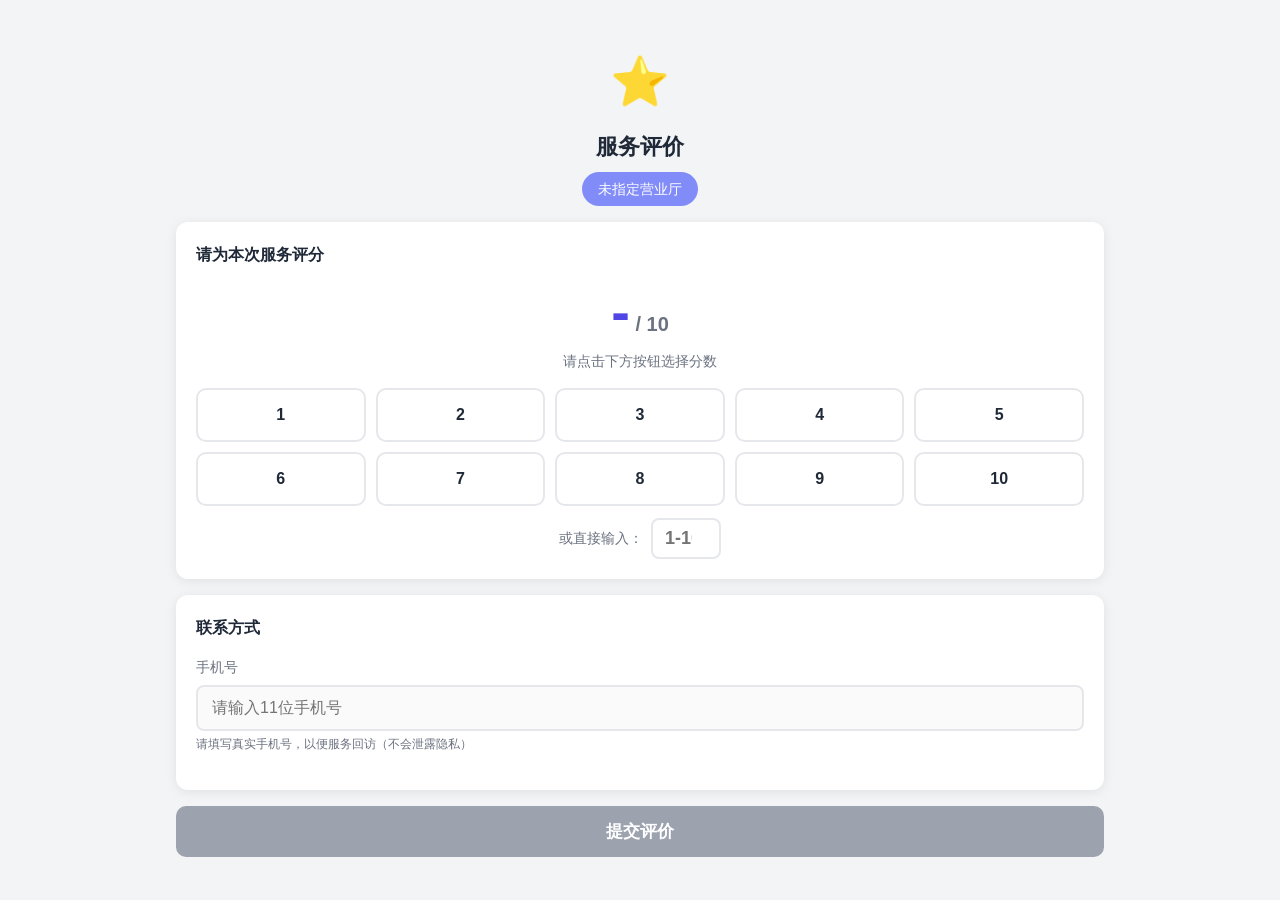
<file: frontend/index.html>
<!DOCTYPE html>
<html lang="zh-CN">
<head>
  <meta charset="UTF-8">
  <meta name="viewport" content="width=device-width, initial-scale=1.0, maximum-scale=1.0, user-scalable=no">
  <meta name="description" content="营业厅服务评价">
  <title>服务评价</title>
  <link rel="stylesheet" href="css/style.css">
</head>
<body>
  <div class="container">
    <!-- 头部区域 -->
    <div class="header">
      <div class="logo">⭐</div>
      <h1>服务评价</h1>
      <div class="outlet-name" id="outletName">加载中...</div>
    </div>

    <!-- 评分区域 -->
    <div class="card">
      <div class="card-title">请为本次服务评分</div>
      <div class="score-section">
        <!-- 当前评分展示 -->
        <div class="score-display" id="scoreDisplay">
          <span id="currentScore">-</span><span class="max"> / 10</span>
        </div>
        <div class="score-label" id="scoreLabel">请点击下方按钮选择分数</div>

        <!-- 评分按钮 1-10 -->
        <div class="score-buttons" id="scoreButtons">
          <!-- JS 动态生成 -->
        </div>

        <!-- 自定义分数输入 -->
        <div class="custom-score">
          <span>或直接输入：</span>
          <input type="number" id="customScoreInput" min="1" max="10" placeholder="1-10">
        </div>
      </div>
    </div>

    <!-- 手机号输入 -->
    <div class="card">
      <div class="card-title">联系方式</div>
      <div class="form-group" id="phoneGroup">
        <label for="phoneInput">手机号</label>
        <input type="tel" id="phoneInput" placeholder="请输入11位手机号" maxlength="11" inputmode="numeric" autocomplete="tel-national" name="phone">
        <div class="quick-fill" id="quickFill" style="display:none;">
          <button type="button" id="quickFillBtn" class="quick-fill-btn">📱 一键填充</button>
        </div>
        <div class="hint">请填写真实手机号，以便服务回访（不会泄露隐私）</div>
        <div class="error" id="phoneError">请输入正确的11位手机号</div>
      </div>
    </div>

    <!-- 提交按钮 -->
    <button class="submit-btn" id="submitBtn" disabled>
      提交评价
    </button>
  </div>

  <!-- 成功提示弹窗 -->
  <div class="success-overlay" id="successOverlay" style="display: none;">
    <div class="success-card">
      <div class="success-icon">🎉</div>
      <h2>感谢您的评价！</h2>
      <p id="successMsg">您的反馈是我们前进的动力</p>
      <button onclick="closeSuccess()">确定</button>
    </div>
  </div>

  <!-- Toast 提示 -->
  <div id="toast" class="toast" style="display: none;"></div>

  <script src="js/config.js"></script>
  <script src="js/app.js"></script>
</body>
</html>
</file>
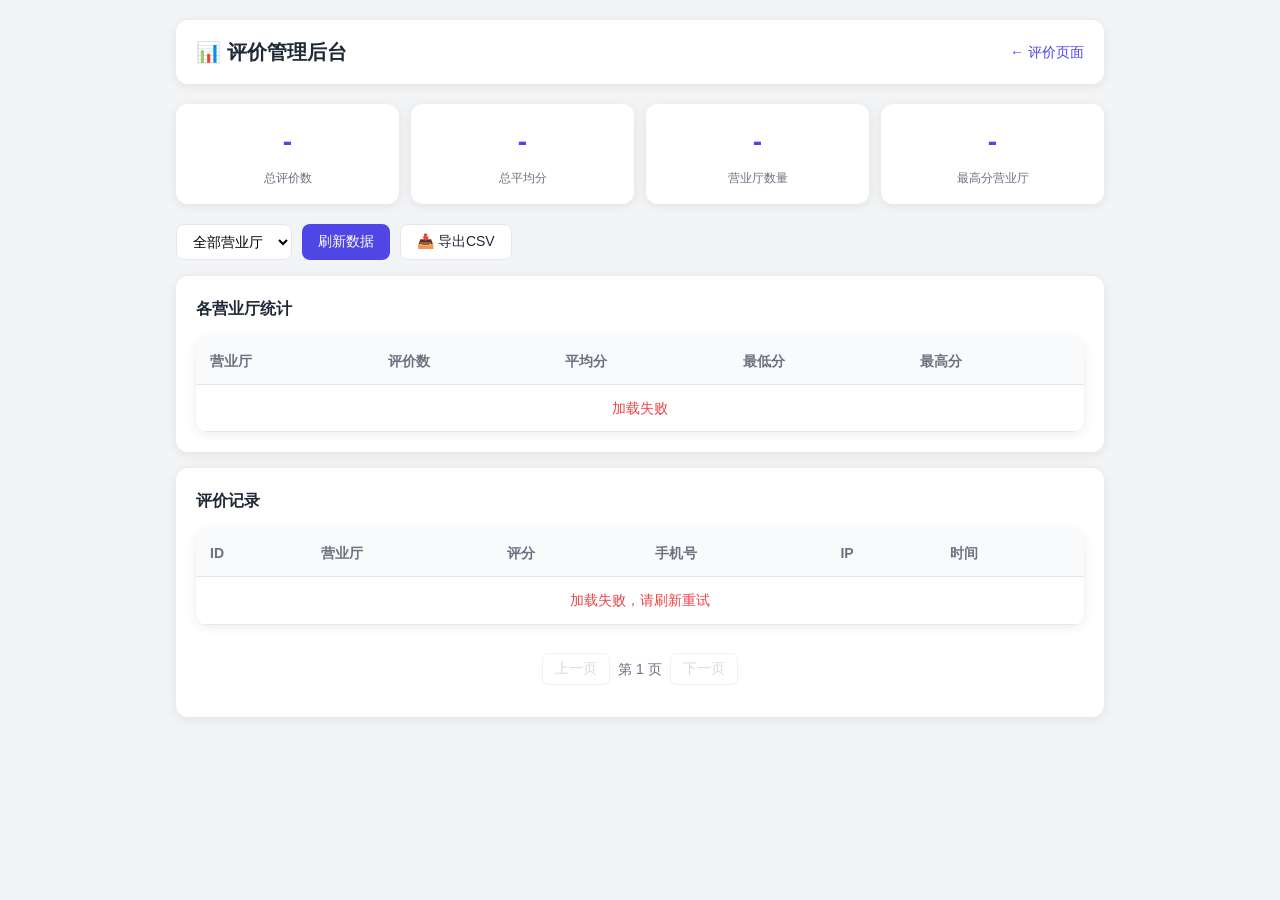
<file: frontend/admin.html>
<!DOCTYPE html>
<html lang="zh-CN">
<head>
  <meta charset="UTF-8">
  <meta name="viewport" content="width=device-width, initial-scale=1.0">
  <title>管理后台 - 服务评价系统</title>
  <link rel="stylesheet" href="css/style.css">
</head>
<body>
  <div class="container">
    <!-- 顶部导航 -->
    <div class="admin-header">
      <h1>📊 评价管理后台</h1>
      <a href="index.html" style="font-size:14px; color: var(--primary); text-decoration: none;">← 评价页面</a>
    </div>

    <!-- 统计卡片 -->
    <div class="stats-cards" id="statsCards">
      <div class="stat-card">
        <div class="stat-value" id="totalCount">-</div>
        <div class="stat-label">总评价数</div>
      </div>
      <div class="stat-card">
        <div class="stat-value" id="overallAvg">-</div>
        <div class="stat-label">总平均分</div>
      </div>
      <div class="stat-card">
        <div class="stat-value" id="todayCount">-</div>
        <div class="stat-label">营业厅数量</div>
      </div>
      <div class="stat-card">
        <div class="stat-value" id="bestOutlet">-</div>
        <div class="stat-label">最高分营业厅</div>
      </div>
    </div>

    <!-- 工具栏 -->
    <div class="admin-toolbar">
      <select id="outletFilter">
        <option value="">全部营业厅</option>
      </select>
      <button id="refreshBtn">刷新数据</button>
      <button id="exportBtn" class="secondary">📥 导出CSV</button>
    </div>

    <!-- 营业厅统计详情 -->
    <div class="card" style="margin-bottom: 16px;">
      <div class="card-title">各营业厅统计</div>
      <div class="table-wrapper">
        <table>
          <thead>
            <tr>
              <th>营业厅</th>
              <th>评价数</th>
              <th>平均分</th>
              <th>最低分</th>
              <th>最高分</th>
            </tr>
          </thead>
          <tbody id="outletStatsBody">
            <tr><td colspan="5" style="text-align:center; color:var(--text-secondary)">加载中...</td></tr>
          </tbody>
        </table>
      </div>
    </div>

    <!-- 评价列表 -->
    <div class="card">
      <div class="card-title">评价记录</div>
      <div class="table-wrapper">
        <table>
          <thead>
            <tr>
              <th>ID</th>
              <th>营业厅</th>
              <th>评分</th>
              <th>手机号</th>
              <th>IP</th>
              <th>时间</th>
            </tr>
          </thead>
          <tbody id="evalTableBody">
            <tr><td colspan="6" style="text-align:center; color:var(--text-secondary)">加载中...</td></tr>
          </tbody>
        </table>
      </div>

      <!-- 分页 -->
      <div class="pagination" id="pagination">
        <button id="prevBtn" disabled>上一页</button>
        <span id="pageInfo">第 1 页</span>
        <button id="nextBtn" disabled>下一页</button>
      </div>
    </div>
  </div>

  <script src="js/config.js"></script>
  <script src="js/admin.js"></script>
</body>
</html>
</file>
<file: frontend/css/style.css>
/**
 * 服务评价系统 - 全局样式
 * 移动端H5响应式设计，简洁美观
 */

/* ========== CSS 变量 ========== */
:root {
  --primary: #4F46E5;
  --primary-light: #818CF8;
  --primary-dark: #3730A3;
  --success: #10B981;
  --warning: #F59E0B;
  --danger: #EF4444;
  --bg: #F3F4F6;
  --card-bg: #FFFFFF;
  --text: #1F2937;
  --text-secondary: #6B7280;
  --border: #E5E7EB;
  --radius: 12px;
  --shadow: 0 2px 12px rgba(0, 0, 0, 0.08);
}

/* ========== 基础重置 ========== */
* {
  margin: 0;
  padding: 0;
  box-sizing: border-box;
}

body {
  font-family: -apple-system, BlinkMacSystemFont, 'Segoe UI', 'PingFang SC',
    'Hiragino Sans GB', 'Microsoft YaHei', sans-serif;
  background: var(--bg);
  color: var(--text);
  line-height: 1.6;
  -webkit-font-smoothing: antialiased;
  min-height: 100vh;
}

/* ========== 容器 ========== */
.container {
  max-width: 480px;
  margin: 0 auto;
  padding: 20px 16px;
  min-height: 100vh;
}

/* ========== 头部 ========== */
.header {
  text-align: center;
  padding: 24px 0 16px;
}

.header .logo {
  font-size: 48px;
  margin-bottom: 8px;
}

.header h1 {
  font-size: 22px;
  font-weight: 700;
  color: var(--text);
}

.header .outlet-name {
  display: inline-block;
  margin-top: 8px;
  padding: 6px 16px;
  background: var(--primary-light);
  color: #fff;
  border-radius: 20px;
  font-size: 14px;
  font-weight: 500;
}

/* ========== 卡片样式 ========== */
.card {
  background: var(--card-bg);
  border-radius: var(--radius);
  padding: 20px;
  margin-bottom: 16px;
  box-shadow: var(--shadow);
}

.card-title {
  font-size: 16px;
  font-weight: 600;
  margin-bottom: 16px;
  color: var(--text);
}

/* ========== 评分区域 ========== */
.score-section {
  text-align: center;
}

.score-display {
  font-size: 56px;
  font-weight: 700;
  color: var(--primary);
  line-height: 1;
  margin: 10px 0;
  transition: all 0.3s ease;
}

.score-display .max {
  font-size: 20px;
  color: var(--text-secondary);
}

.score-label {
  font-size: 14px;
  color: var(--text-secondary);
  margin-bottom: 16px;
}

/* 评分按钮网格 */
.score-buttons {
  display: grid;
  grid-template-columns: repeat(5, 1fr);
  gap: 10px;
  margin-bottom: 12px;
}

.score-btn {
  padding: 12px 8px;
  border: 2px solid var(--border);
  border-radius: 10px;
  background: var(--card-bg);
  font-size: 16px;
  font-weight: 600;
  color: var(--text);
  cursor: pointer;
  transition: all 0.2s ease;
  user-select: none;
}

.score-btn:hover {
  border-color: var(--primary-light);
  color: var(--primary);
}

.score-btn:active {
  transform: scale(0.95);
}

.score-btn.active {
  background: var(--primary);
  border-color: var(--primary);
  color: #fff;
  box-shadow: 0 2px 8px rgba(79, 70, 229, 0.3);
}

/* 自定义分数输入 */
.custom-score {
  display: flex;
  align-items: center;
  justify-content: center;
  gap: 8px;
  margin-top: 4px;
}

.custom-score span {
  font-size: 14px;
  color: var(--text-secondary);
}

.custom-score input {
  width: 70px;
  padding: 8px 12px;
  border: 2px solid var(--border);
  border-radius: 8px;
  text-align: center;
  font-size: 18px;
  font-weight: 600;
  outline: none;
  transition: border-color 0.2s;
}

.custom-score input:focus {
  border-color: var(--primary);
}

/* ========== 表单区域 ========== */
.form-group {
  margin-bottom: 16px;
}

.form-group label {
  display: block;
  font-size: 14px;
  font-weight: 500;
  margin-bottom: 6px;
  color: var(--text-secondary);
}

.form-group input {
  width: 100%;
  padding: 12px 14px;
  border: 2px solid var(--border);
  border-radius: 8px;
  font-size: 16px;
  outline: none;
  transition: border-color 0.2s;
  background: #FAFAFA;
}

.form-group input:focus {
  border-color: var(--primary);
  background: #fff;
}

.form-group .hint {
  font-size: 12px;
  color: var(--text-secondary);
  margin-top: 4px;
}

.form-group .error {
  color: var(--danger);
  font-size: 12px;
  margin-top: 4px;
  display: none;
}

.form-group.error input {
  border-color: var(--danger);
}

.form-group.error .error {
  display: block;
}

/* 一键填充按钮 */
.quick-fill {
  margin-top: 8px;
}

.quick-fill-btn {
  display: block;
  width: 100%;
  padding: 10px 14px;
  background: linear-gradient(135deg, #EEF2FF 0%, #E0E7FF 100%);
  border: 1.5px dashed var(--primary-light);
  border-radius: 8px;
  color: var(--primary-dark);
  font-size: 14px;
  font-weight: 500;
  cursor: pointer;
  transition: all 0.2s ease;
  text-align: center;
}

.quick-fill-btn:hover {
  background: linear-gradient(135deg, #E0E7FF 0%, #C7D2FE 100%);
  border-color: var(--primary);
  border-style: solid;
}

.quick-fill-btn:active {
  background: var(--primary);
  color: #fff;
  transform: scale(0.97);
}

/* ========== 提交按钮 ========== */
.submit-btn {
  width: 100%;
  padding: 14px;
  background: var(--primary);
  color: #fff;
  border: none;
  border-radius: 10px;
  font-size: 17px;
  font-weight: 600;
  cursor: pointer;
  transition: all 0.2s ease;
  box-shadow: 0 4px 12px rgba(79, 70, 229, 0.3);
}

.submit-btn:hover {
  background: var(--primary-dark);
  box-shadow: 0 6px 16px rgba(79, 70, 229, 0.4);
}

.submit-btn:active {
  transform: scale(0.98);
}

.submit-btn:disabled {
  background: #9CA3AF;
  cursor: not-allowed;
  box-shadow: none;
}

/* ========== 成功提示 ========== */
.success-overlay {
  position: fixed;
  top: 0;
  left: 0;
  right: 0;
  bottom: 0;
  background: rgba(0, 0, 0, 0.5);
  display: flex;
  align-items: center;
  justify-content: center;
  z-index: 1000;
  animation: fadeIn 0.3s ease;
}

.success-card {
  background: #fff;
  border-radius: 16px;
  padding: 32px 24px;
  text-align: center;
  max-width: 320px;
  width: 90%;
  animation: slideUp 0.4s ease;
}

.success-icon {
  font-size: 64px;
  margin-bottom: 12px;
}

.success-card h2 {
  font-size: 20px;
  color: var(--success);
  margin-bottom: 8px;
}

.success-card p {
  font-size: 14px;
  color: var(--text-secondary);
  margin-bottom: 20px;
}

.success-card button {
  padding: 10px 32px;
  background: var(--primary);
  color: #fff;
  border: none;
  border-radius: 8px;
  font-size: 15px;
  cursor: pointer;
}

/* ========== Toast 提示 ========== */
.toast {
  position: fixed;
  top: 20px;
  left: 50%;
  transform: translateX(-50%);
  padding: 12px 24px;
  border-radius: 8px;
  color: #fff;
  font-size: 14px;
  z-index: 2000;
  animation: slideDown 0.3s ease;
  box-shadow: 0 4px 12px rgba(0, 0, 0, 0.15);
}

.toast.error {
  background: var(--danger);
}

.toast.success {
  background: var(--success);
}

.toast.warning {
  background: var(--warning);
}

/* ========== 动画 ========== */
@keyframes fadeIn {
  from { opacity: 0; }
  to { opacity: 1; }
}

@keyframes slideUp {
  from { transform: translateY(30px); opacity: 0; }
  to { transform: translateY(0); opacity: 1; }
}

@keyframes slideDown {
  from { transform: translate(-50%, -100%); opacity: 0; }
  to { transform: translate(-50%, 0); opacity: 1; }
}

/* ========== 管理后台样式 ========== */
.admin-header {
  display: flex;
  align-items: center;
  justify-content: space-between;
  padding: 16px 20px;
  background: var(--card-bg);
  box-shadow: var(--shadow);
  margin-bottom: 20px;
  border-radius: var(--radius);
}

.admin-header h1 {
  font-size: 20px;
}

.admin-toolbar {
  display: flex;
  gap: 10px;
  flex-wrap: wrap;
  margin-bottom: 16px;
}

.admin-toolbar select {
  padding: 8px 12px;
  border: 1px solid var(--border);
  border-radius: 8px;
  font-size: 14px;
  outline: none;
  background: var(--card-bg);
}

.admin-toolbar button {
  padding: 8px 16px;
  background: var(--primary);
  color: #fff;
  border: none;
  border-radius: 8px;
  font-size: 14px;
  cursor: pointer;
  transition: background 0.2s;
}

.admin-toolbar button:hover {
  background: var(--primary-dark);
}

.admin-toolbar button.secondary {
  background: var(--card-bg);
  color: var(--text);
  border: 1px solid var(--border);
}

.stats-cards {
  display: grid;
  grid-template-columns: repeat(auto-fit, minmax(140px, 1fr));
  gap: 12px;
  margin-bottom: 20px;
}

.stat-card {
  background: var(--card-bg);
  border-radius: var(--radius);
  padding: 16px;
  text-align: center;
  box-shadow: var(--shadow);
}

.stat-card .stat-value {
  font-size: 28px;
  font-weight: 700;
  color: var(--primary);
}

.stat-card .stat-label {
  font-size: 12px;
  color: var(--text-secondary);
  margin-top: 4px;
}

/* 数据表格 */
.table-wrapper {
  overflow-x: auto;
  background: var(--card-bg);
  border-radius: var(--radius);
  box-shadow: var(--shadow);
}

table {
  width: 100%;
  border-collapse: collapse;
  min-width: 600px;
}

table th,
table td {
  padding: 12px 14px;
  text-align: left;
  border-bottom: 1px solid var(--border);
  font-size: 14px;
}

table th {
  background: #F9FAFB;
  font-weight: 600;
  color: var(--text-secondary);
  position: sticky;
  top: 0;
}

table tr:hover {
  background: #F9FAFB;
}

/* 分页 */
.pagination {
  display: flex;
  justify-content: center;
  align-items: center;
  gap: 8px;
  margin-top: 16px;
  padding: 12px;
}

.pagination button {
  padding: 6px 12px;
  border: 1px solid var(--border);
  border-radius: 6px;
  background: var(--card-bg);
  cursor: pointer;
  font-size: 14px;
}

.pagination button:disabled {
  opacity: 0.5;
  cursor: not-allowed;
}

.pagination button.active {
  background: var(--primary);
  color: #fff;
  border-color: var(--primary);
}

.pagination span {
  font-size: 14px;
  color: var(--text-secondary);
}

/* 评分星星颜色 */
.score-badge {
  display: inline-block;
  padding: 2px 8px;
  border-radius: 12px;
  font-weight: 600;
  font-size: 13px;
}

.score-badge.high {
  background: #D1FAE5;
  color: #065F46;
}

.score-badge.mid {
  background: #FEF3C7;
  color: #92400E;
}

.score-badge.low {
  background: #FEE2E2;
  color: #991B1B;
}

/* ========== 响应式 ========== */
@media (max-width: 360px) {
  .container {
    padding: 12px;
  }

  .header h1 {
    font-size: 18px;
  }

  .score-display {
    font-size: 44px;
  }

  .score-buttons {
    grid-template-columns: repeat(5, 1fr);
    gap: 6px;
  }

  .score-btn {
    padding: 10px 4px;
    font-size: 14px;
  }
}

/* 大屏幕管理后台 */
@media (min-width: 768px) {
  .container {
    max-width: 960px;
  }

  .stats-cards {
    grid-template-columns: repeat(4, 1fr);
  }
}
</file>
